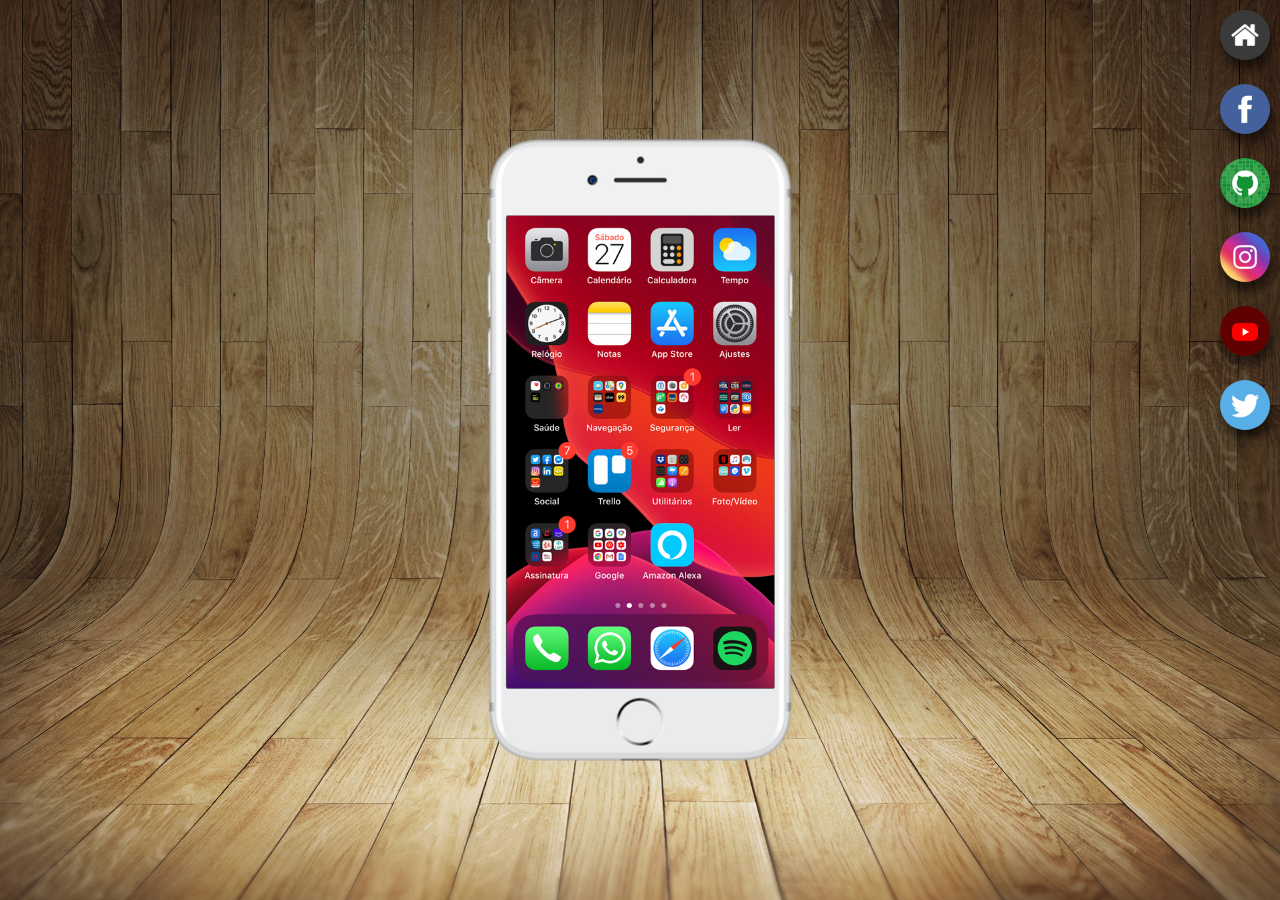
<file: index.html>
<!DOCTYPE html>
<html lang="pt-br">
  <head>
    <meta charset="UTF-8" />
    <meta http-equiv="X-UA-Compatible" content="IE=edge" />
    <meta name="viewport" content="width=device-width, initial-scale=1.0" />
    <title>Redes Sociais</title>
    <link rel="stylesheet" href="estilos/style.css" />
    <link rel="shortcut icon" href="favicon.ico" type="image/x-icon" />
  </head>

  <body>
    <main>
      <section id="telefone">
        <iframe src="home.html" frameborder="0" name="tela" id="tela"></iframe>
      </section>

      <section id="redes">
        <a href="home.html" target="tela"
          ><img src="imagens/logo-home.jpg" alt="Home" /></a
        ><br />
        <a href="face.html" target="tela"
          ><img src="imagens/logo-facebook.jpg" alt="Facebook" /></a
        ><br />
        <a href="git.html" target="tela"
          ><img src="imagens/logo-github.jpg" alt="GitHub" /></a
        ><br />
        <a href="insta.html" target="tela"
          ><img src="imagens/logo-instagram.jpg" alt="Instagram" /></a
        ><br />
        <a href="yt.html" target="tela"
          ><img src="imagens/logo-youtube.jpg" alt="YouTube" /></a
        ><br />
        <a href="tt.html" target="tela"
          ><img src="imagens/logo-twitter.jpg" alt="Twitter"
        /></a>
      </section>
    </main>
  </body>
</html>
</file>
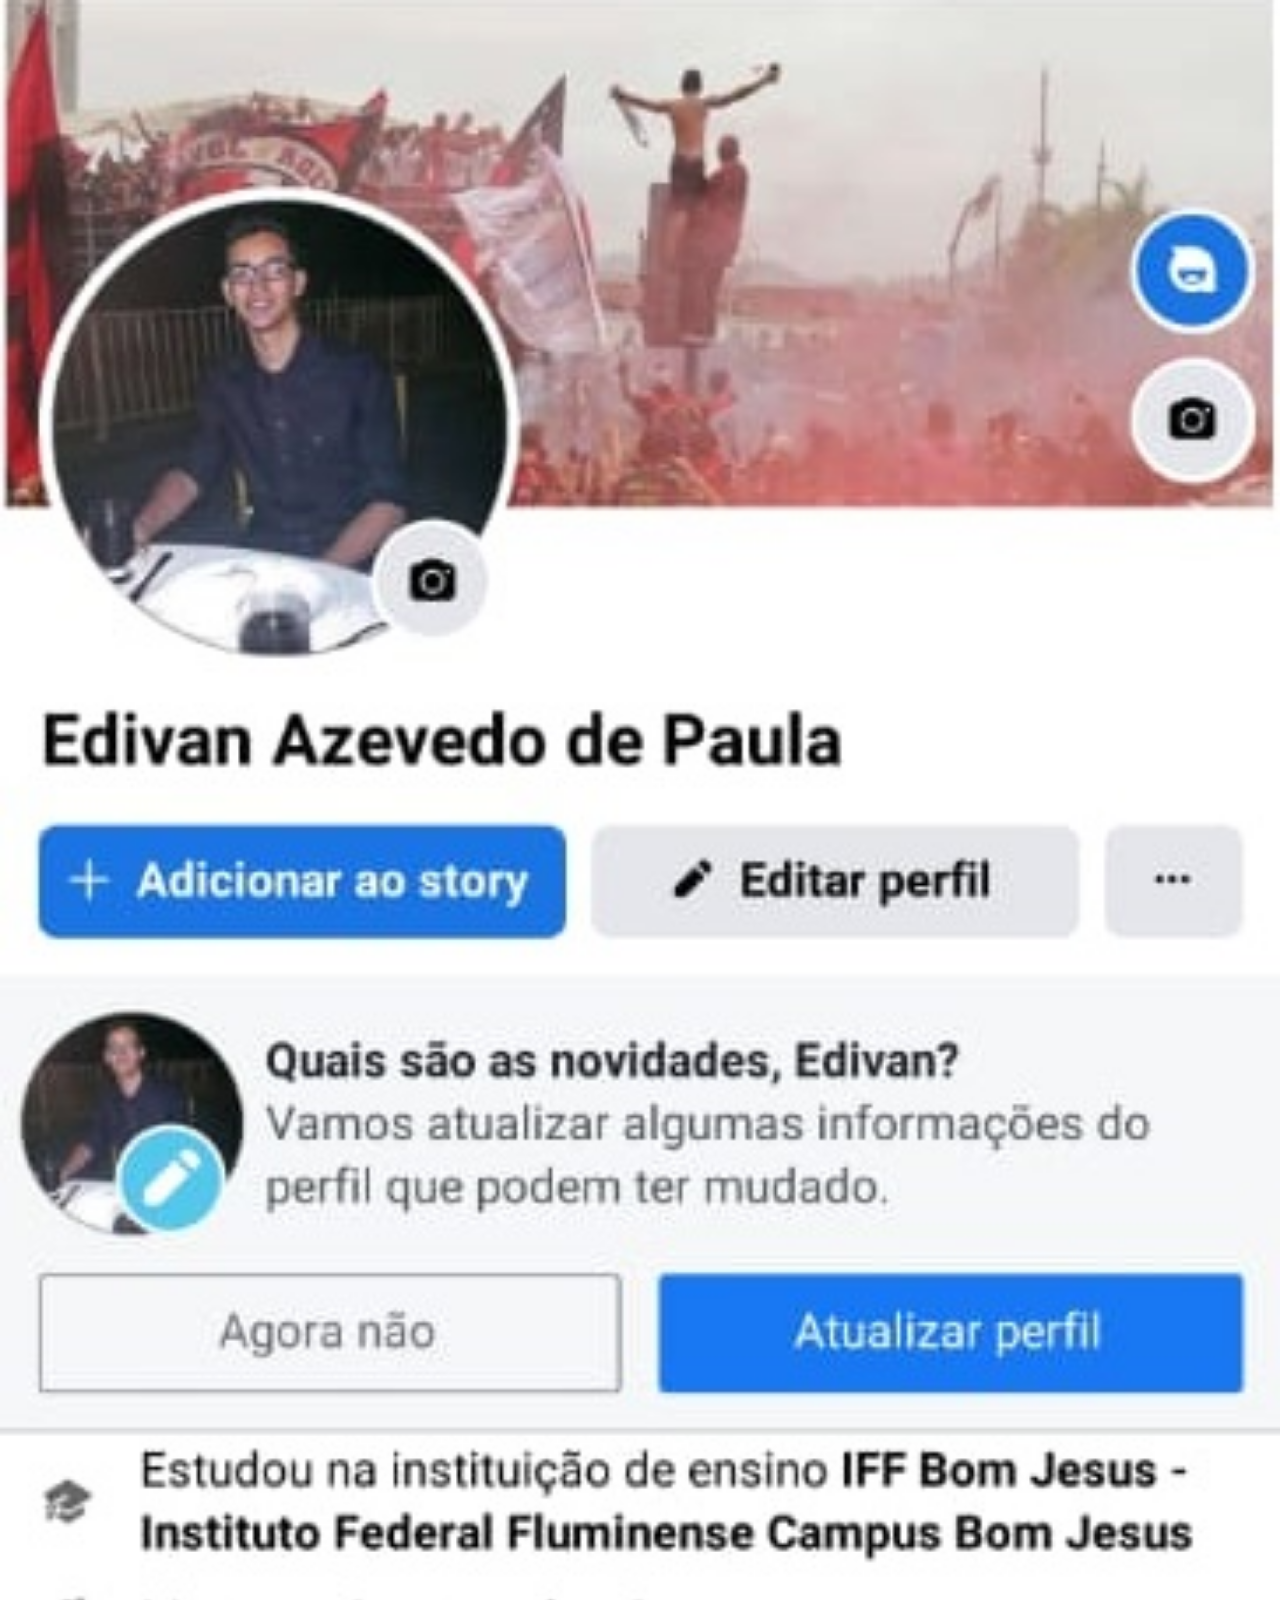
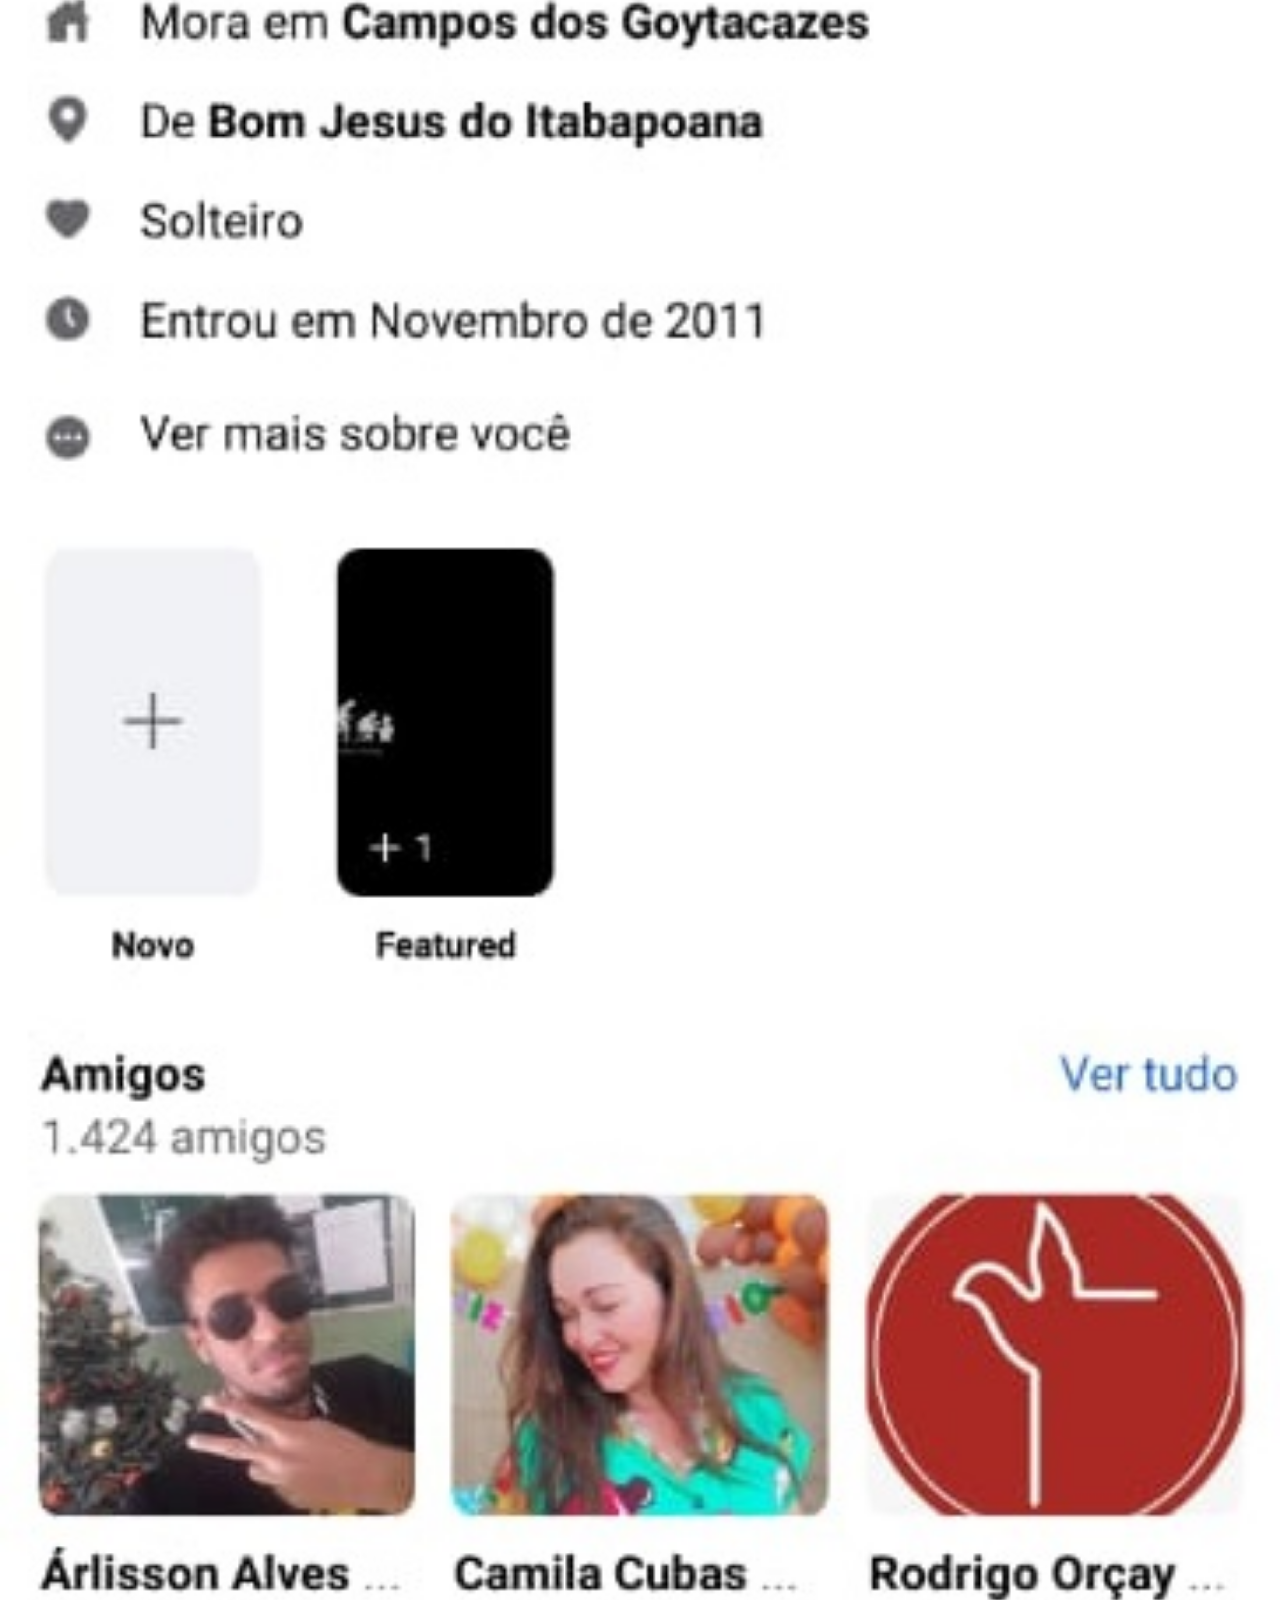
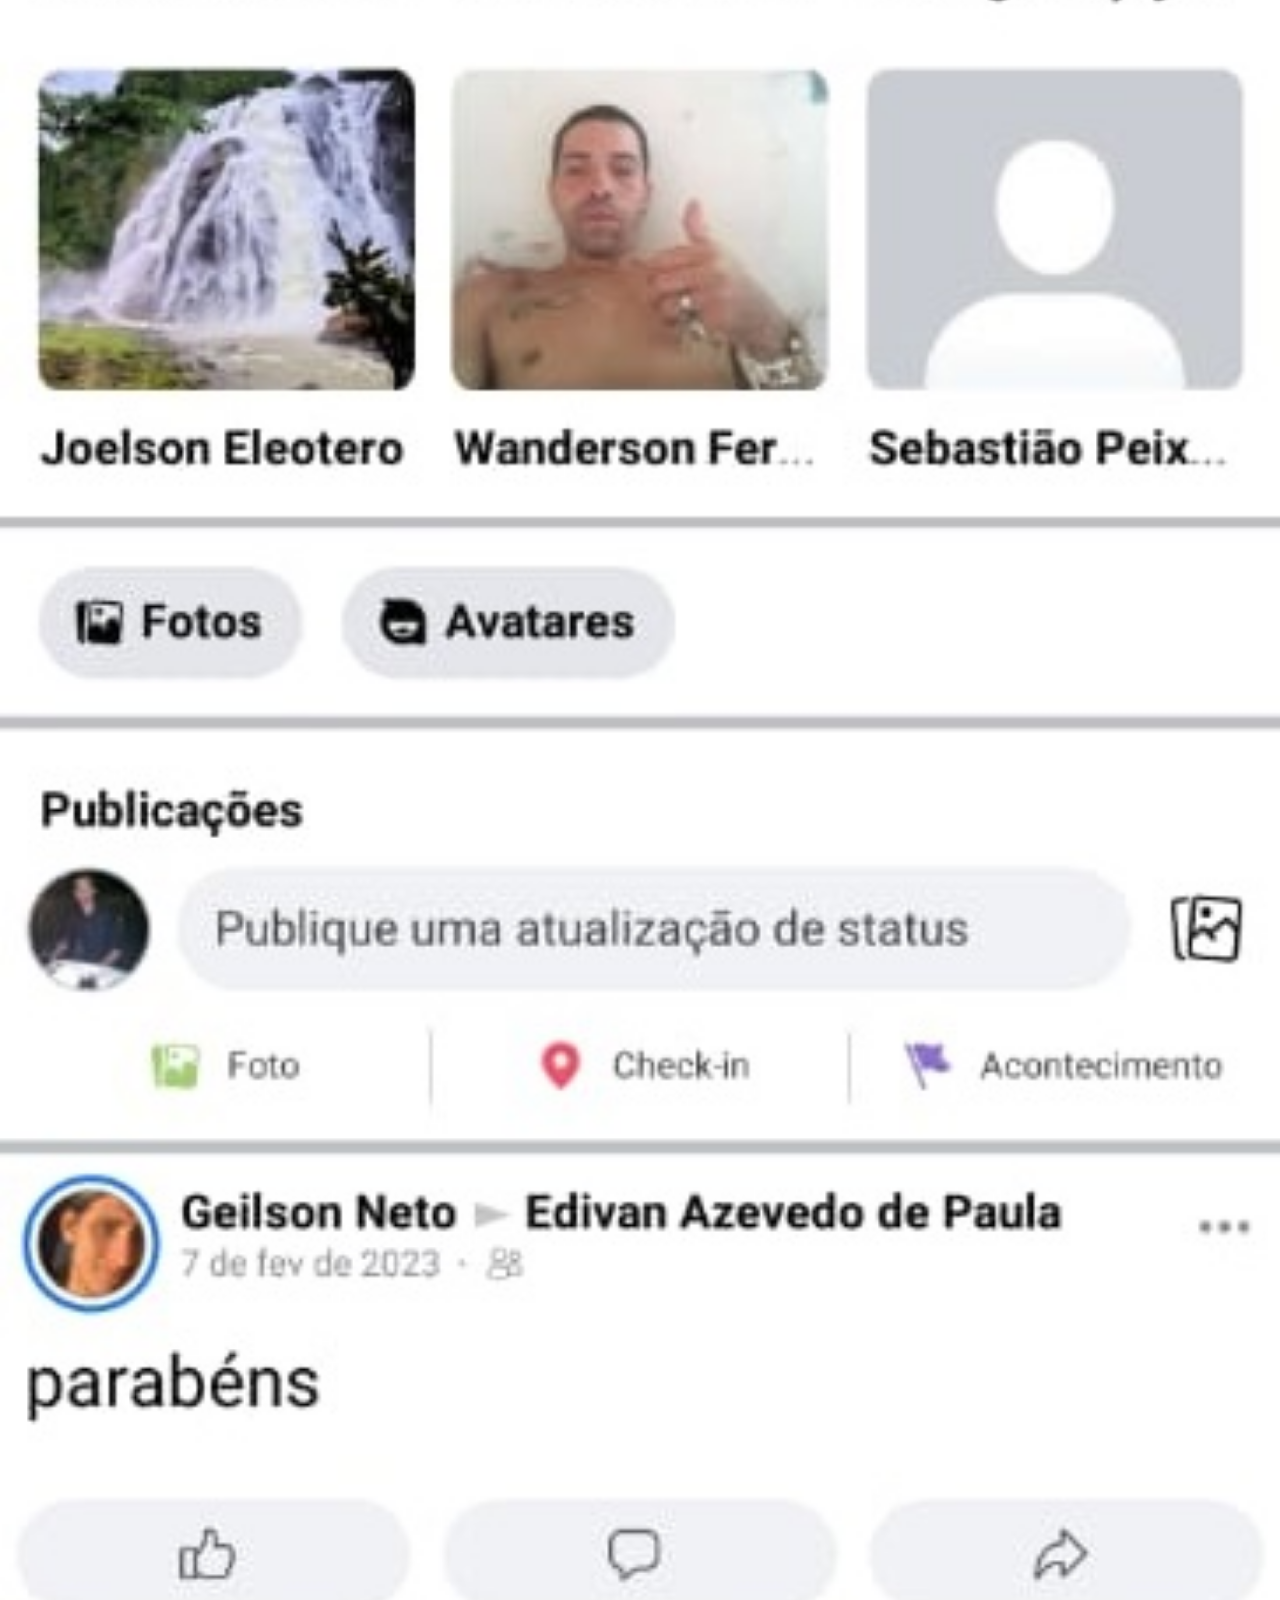
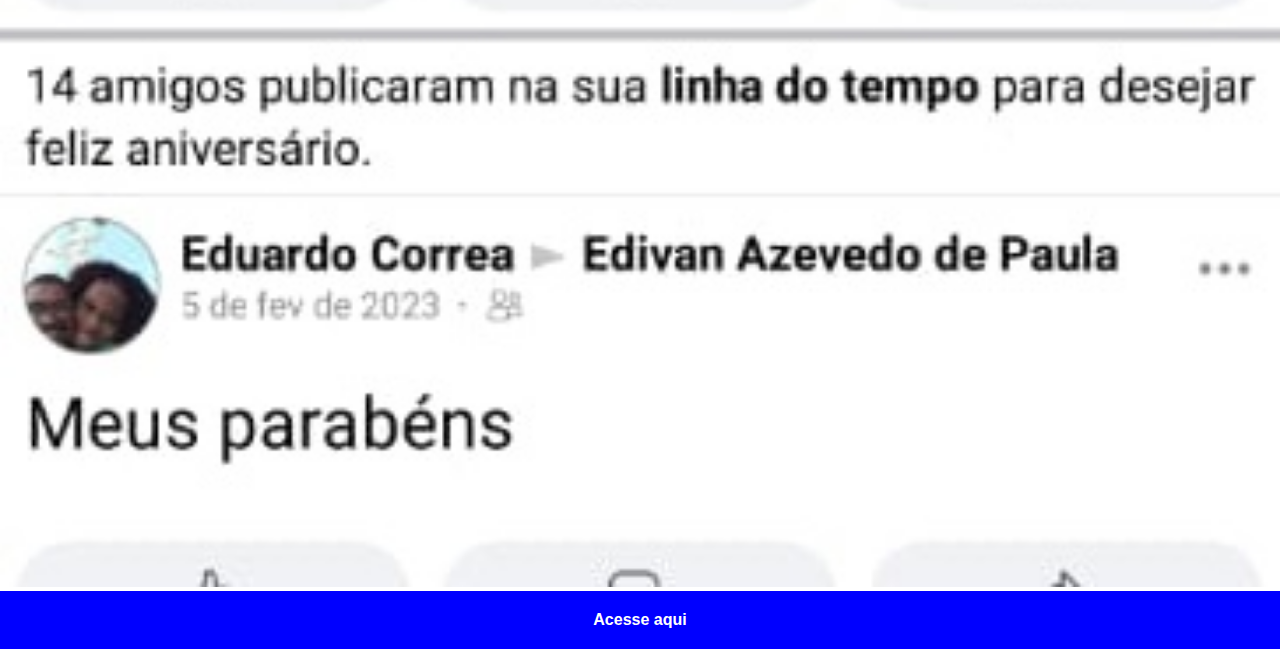
<file: face.html>
<!DOCTYPE html>
<html lang="pt-br">
  <head>
    <meta charset="UTF-8" />
    <meta http-equiv="X-UA-Compatible" content="IE=edge" />
    <meta name="viewport" content="width=device-width, initial-scale=1.0" />
    <link rel="stylesheet" href="estilos/social.css" />
    <title>Facebook</title>
  </head>
  <body>
    <img src="imagens/tela-facebook.jpg" alt="Facebook" />
    <a
      href="https://www.facebook.com/edivan.azevedodepaula/"
      target="_blank"
      id="facebook"
      >Acesse aqui</a
    >
  </body>
</html>
</file>
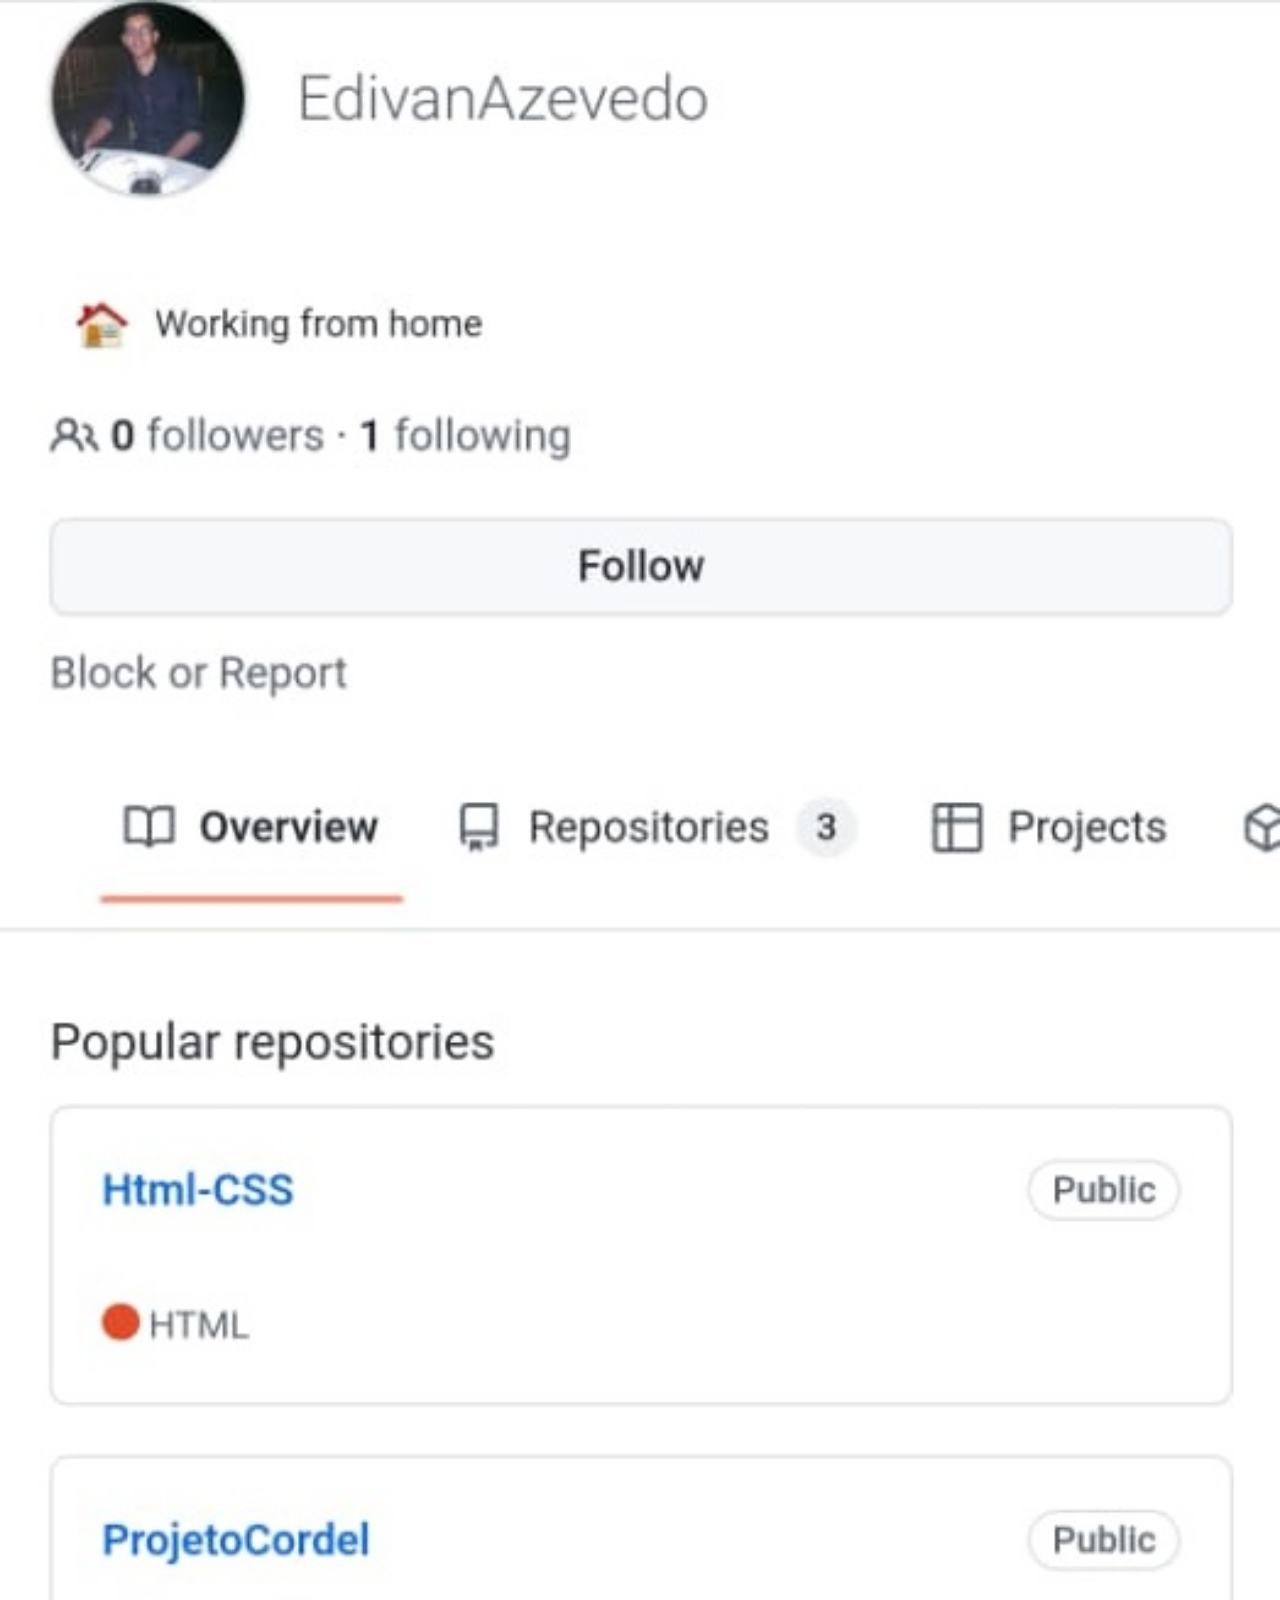
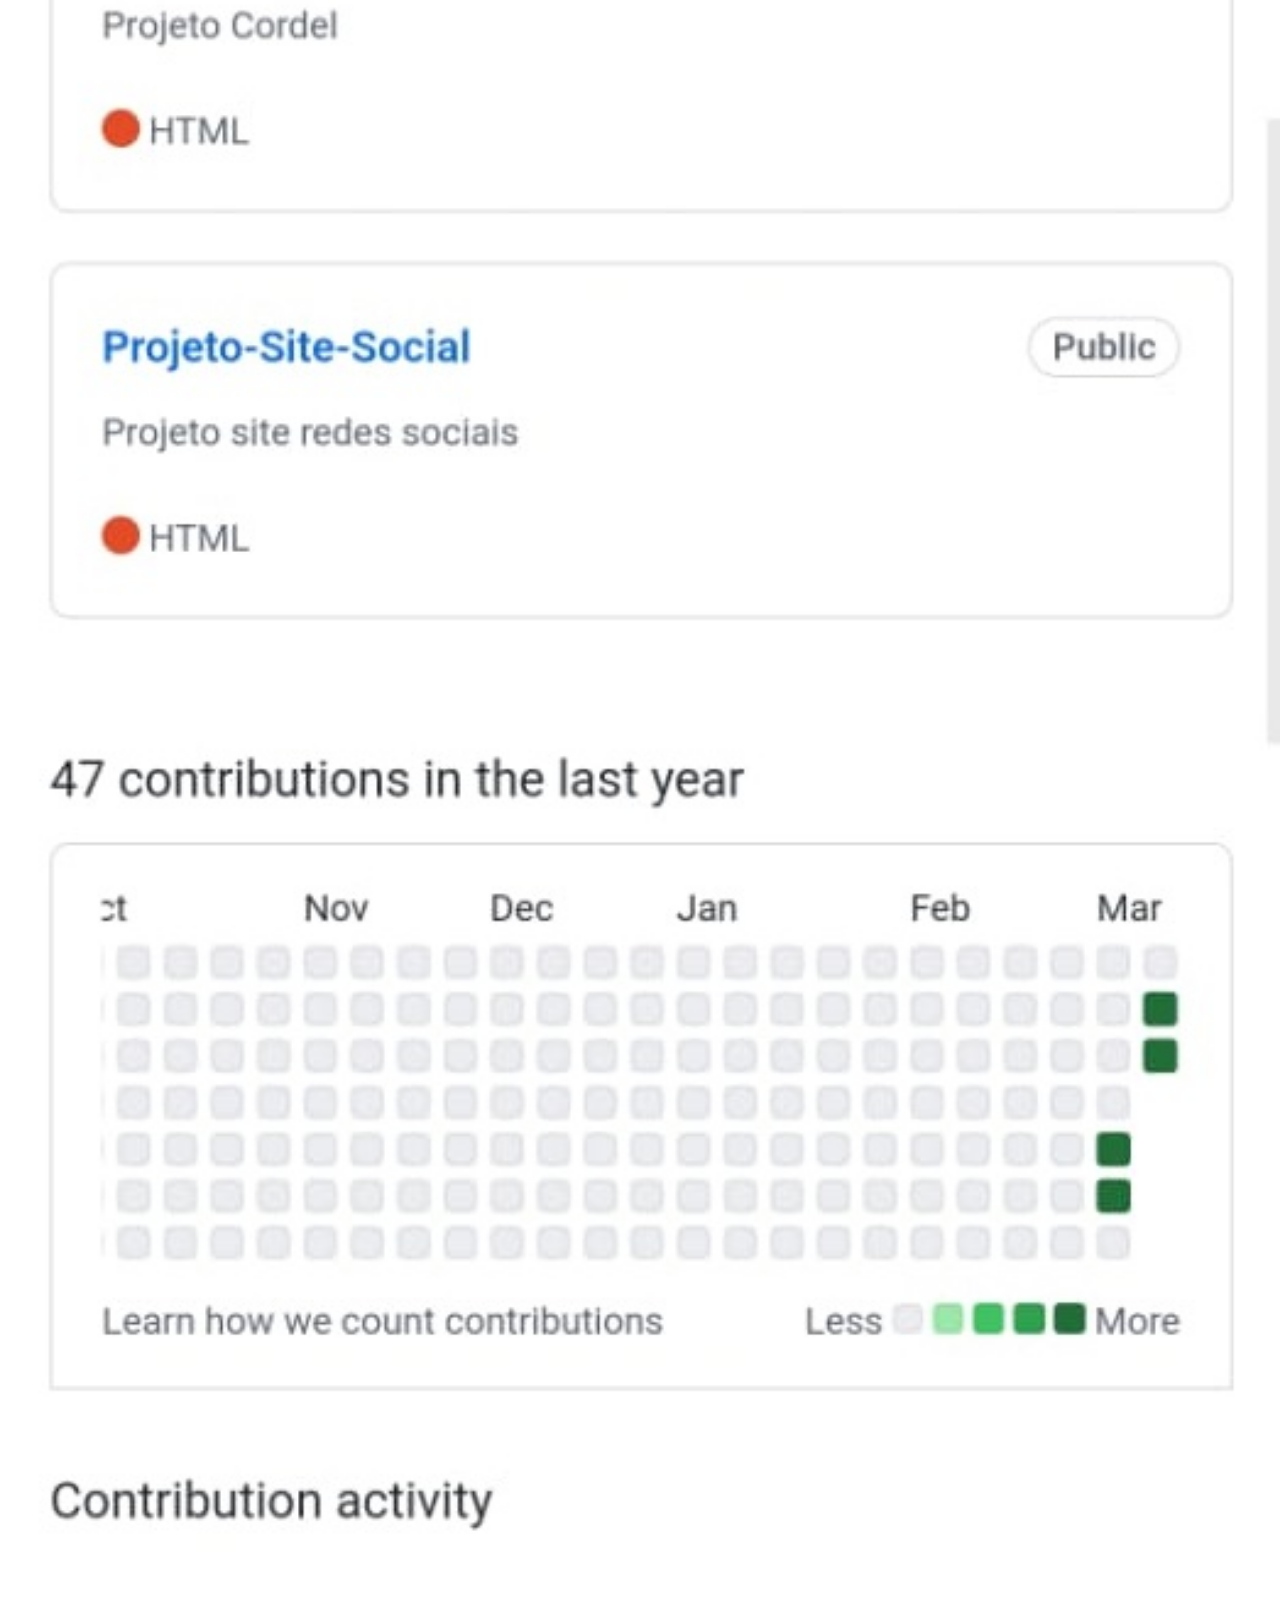
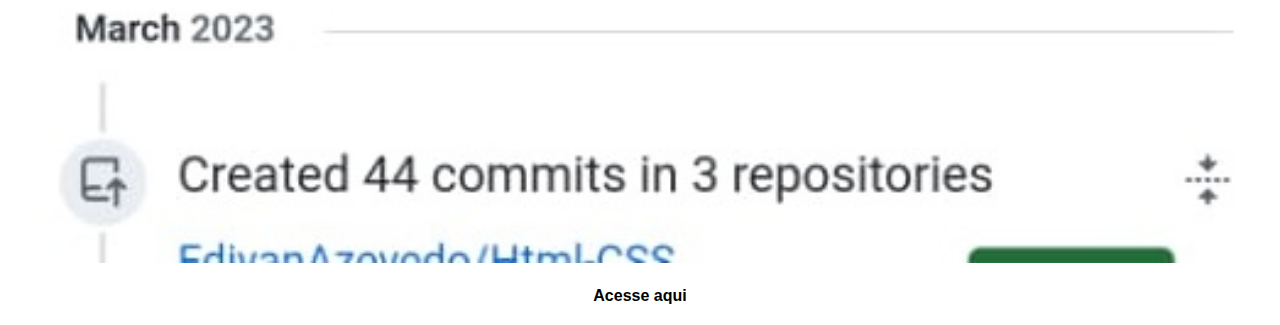
<file: git.html>
<!DOCTYPE html>
<html lang="pt-br">
  <head>
    <meta charset="UTF-8" />
    <meta http-equiv="X-UA-Compatible" content="IE=edge" />
    <meta name="viewport" content="width=device-width, initial-scale=1.0" />
    <link rel="stylesheet" href="estilos/social.css" />
    <title>GitHub</title>
  </head>
  <body>
    <img src="imagens/tela-github.jpg" alt="GitHub" />
    <a href="https://github.com/EdivanAzevedo" target="_blank" id="git"
      >Acesse aqui</a
    >
  </body>
</html>
</file>
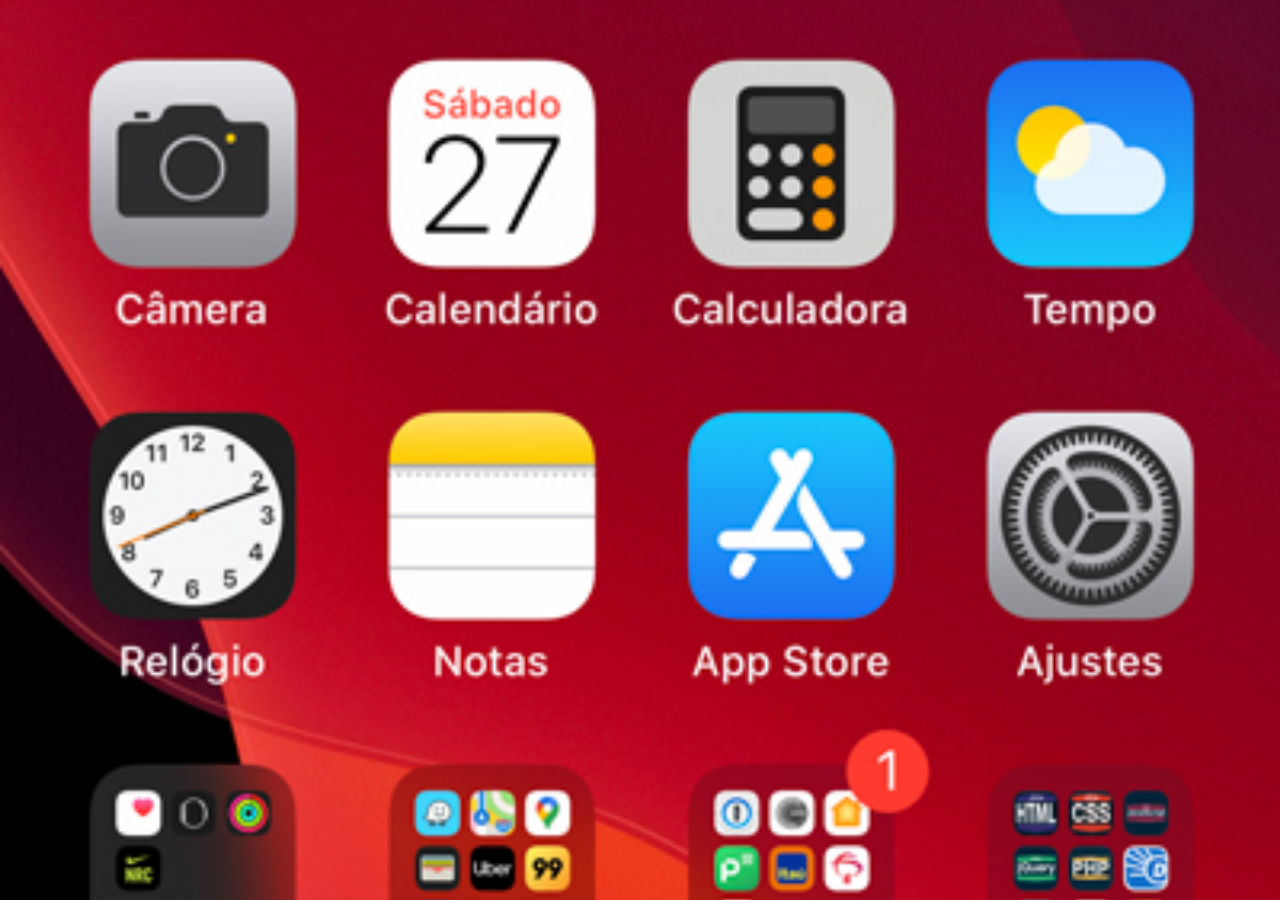
<file: home.html>
<!DOCTYPE html>
<html lang="pt-br">
  <head>
    <meta charset="UTF-8" />
    <meta http-equiv="X-UA-Compatible" content="IE=edge" />
    <meta name="viewport" content="width=device-width, initial-scale=1.0" />
    <title>Home</title>
    <style>
      * {
        margin: 0px;
        padding: 0px;
      }

      body {
        width: 100vw;
        height: 100vh;
        background: black url(imagens/tela-home.jpg) no-repeat top center;
        background-size: cover;
      }
    </style>
  </head>
  <body></body>
</html>
</file>
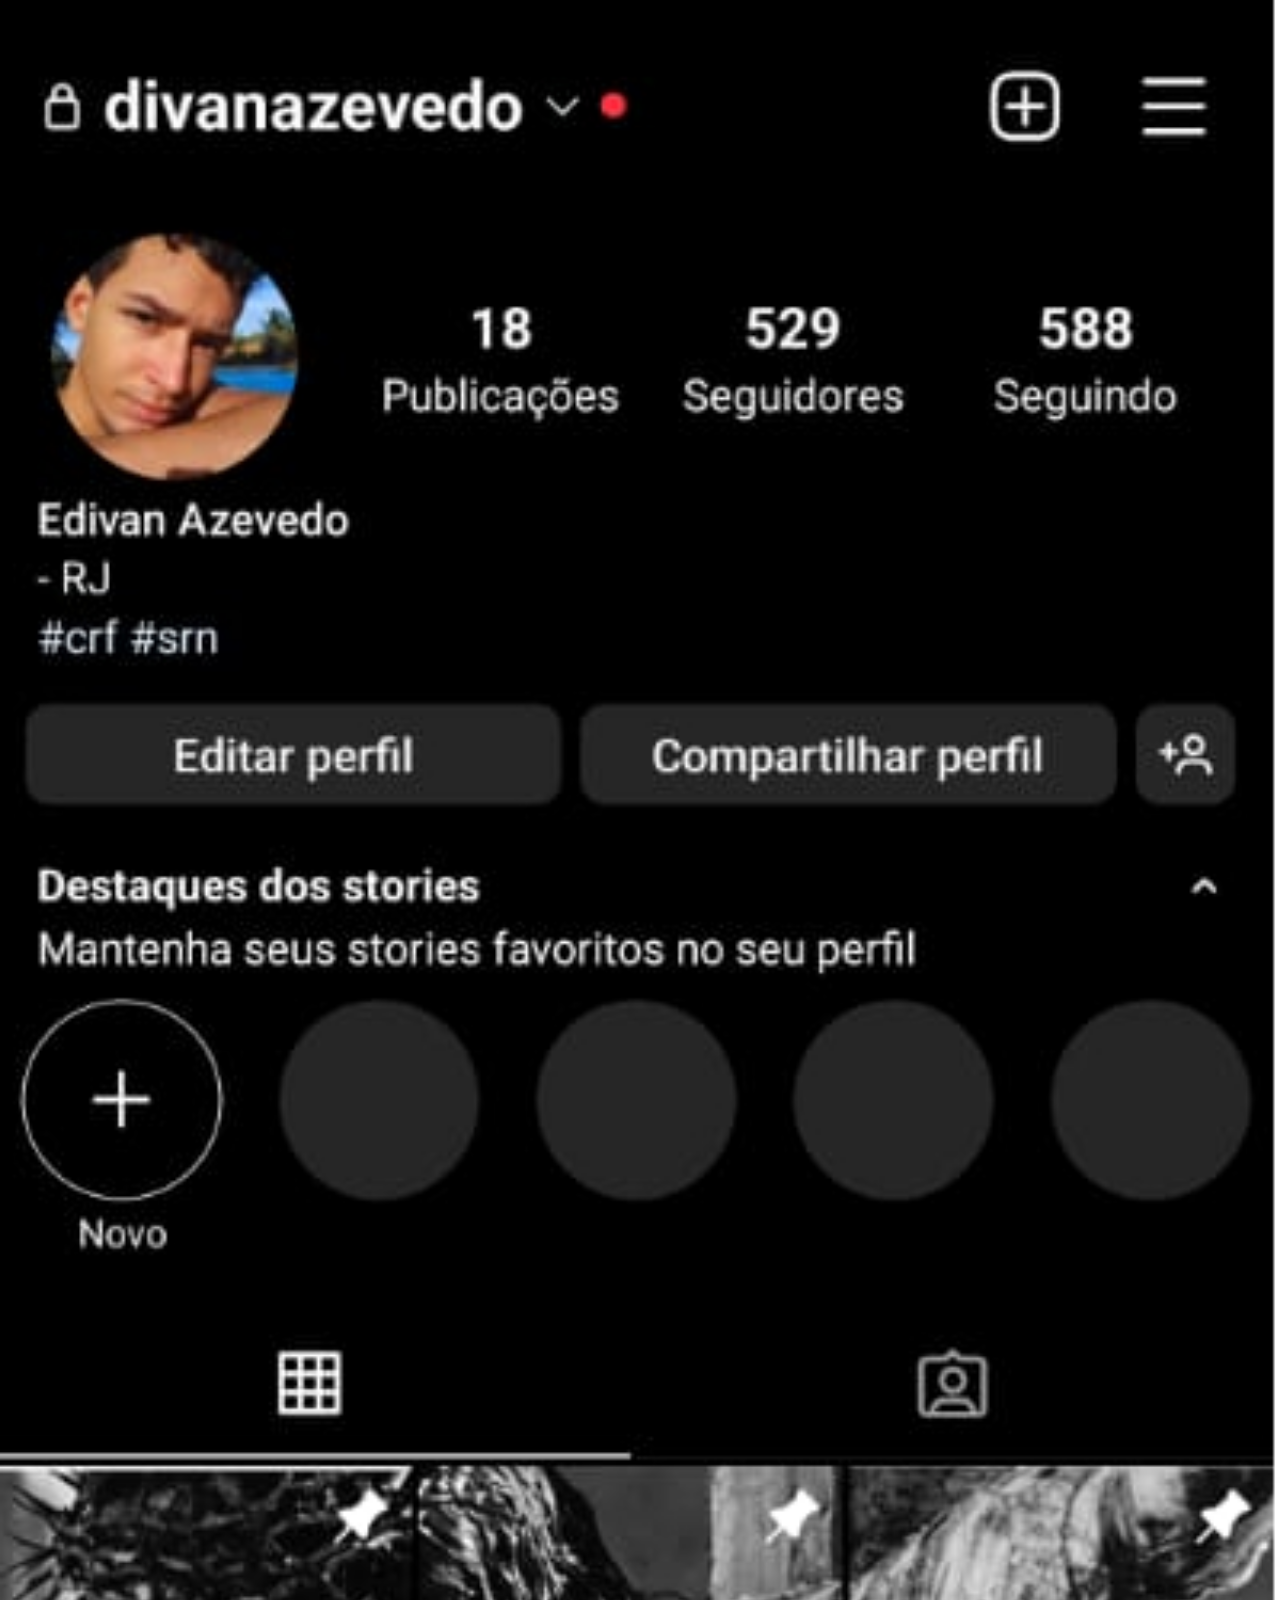
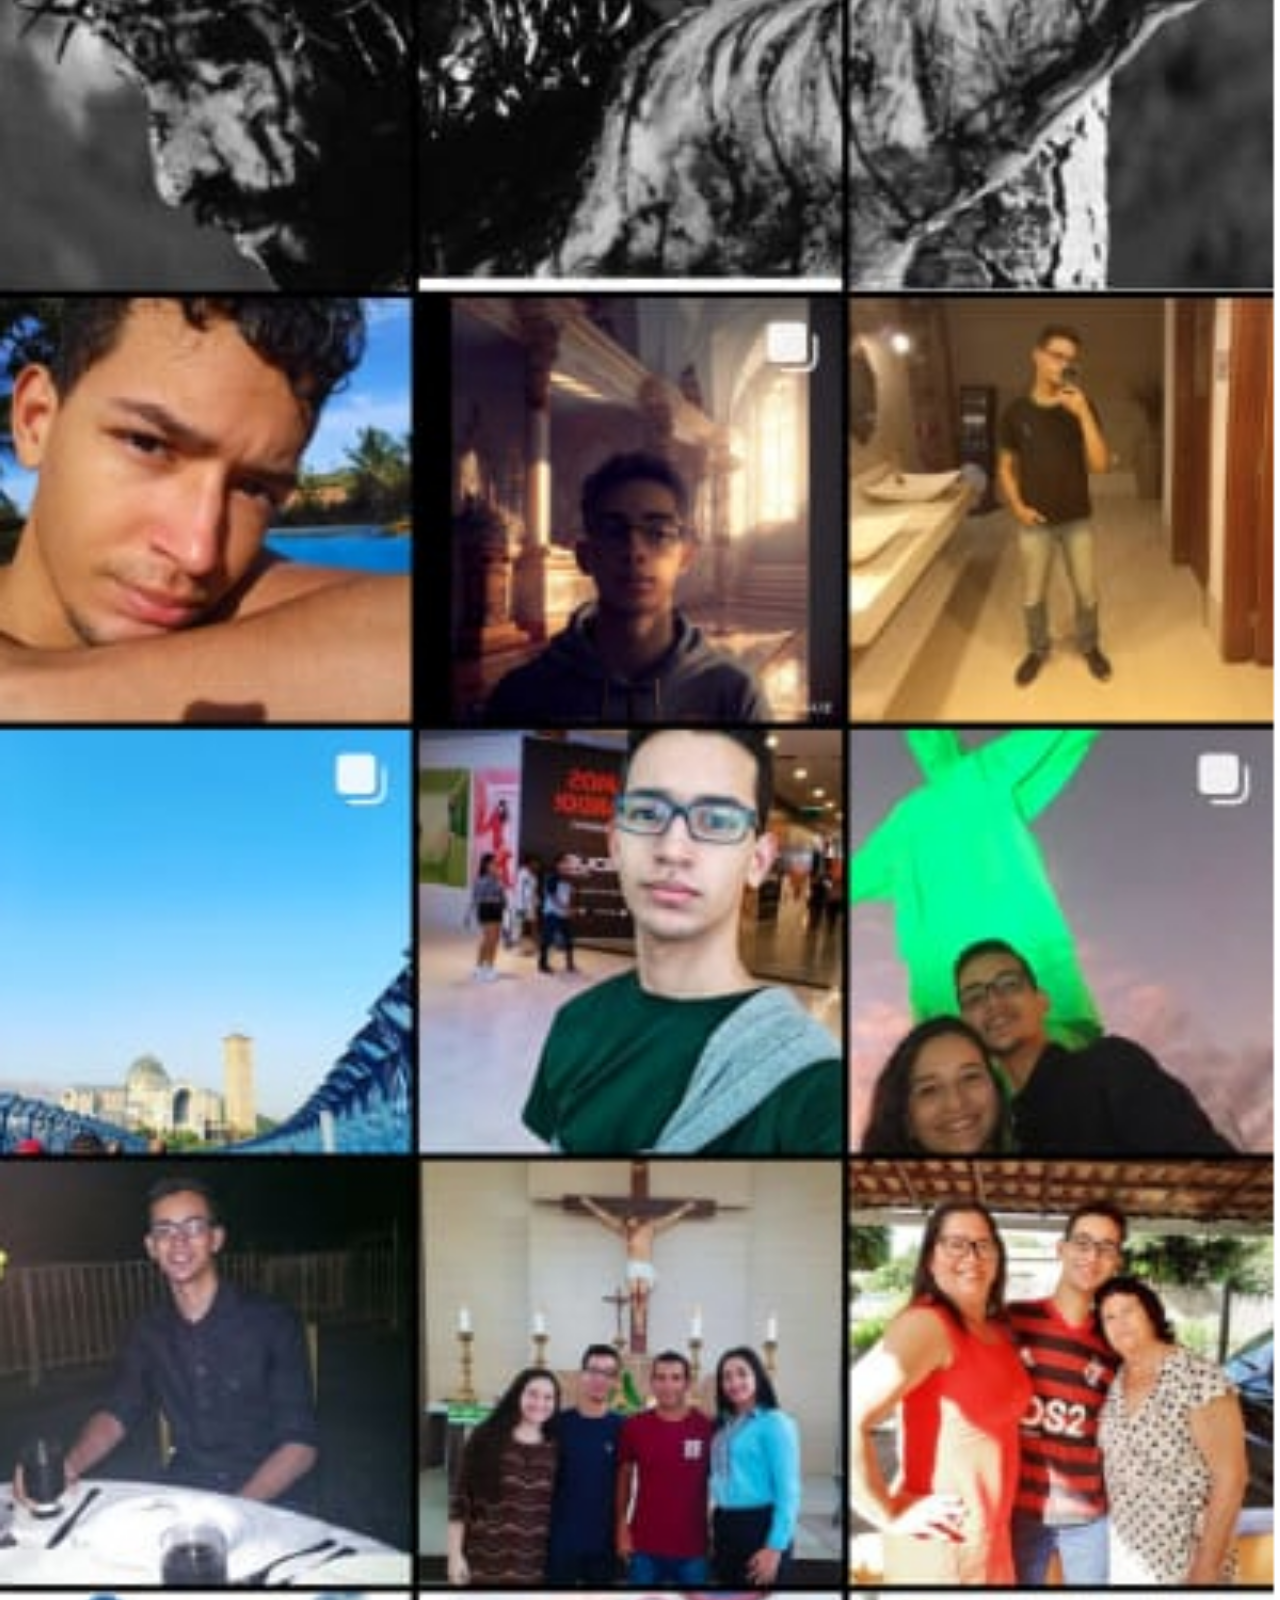
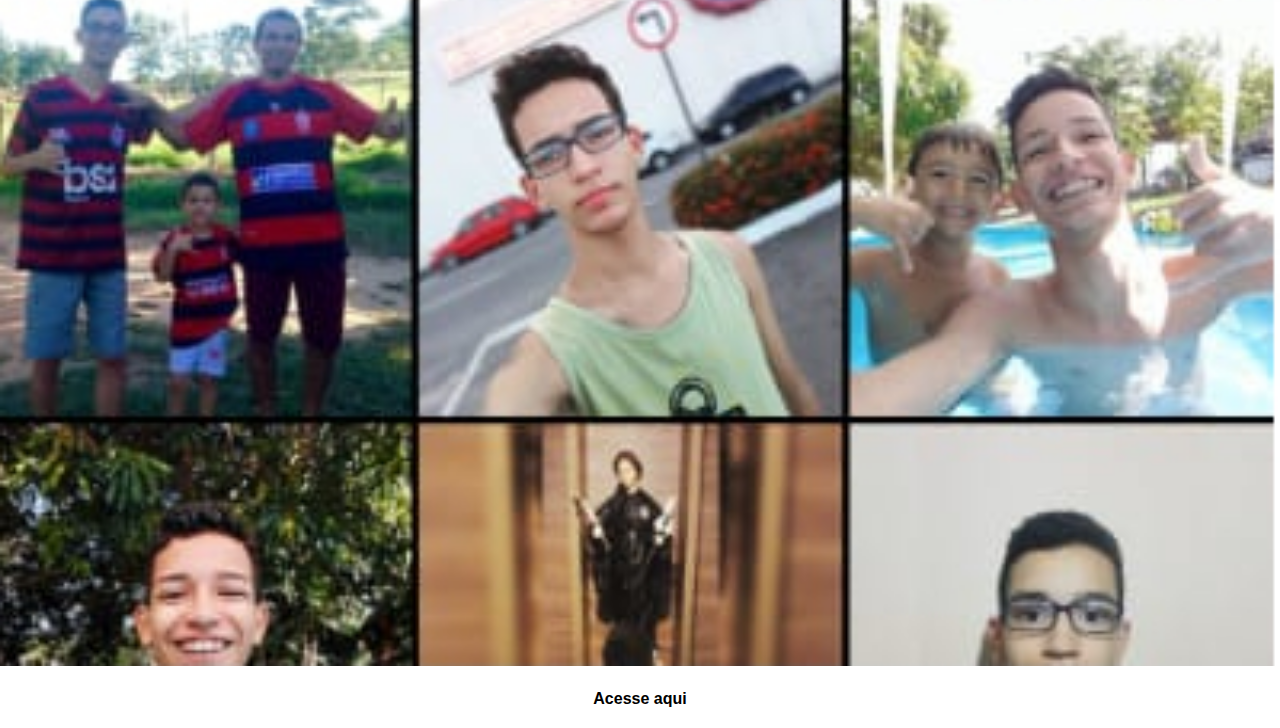
<file: insta.html>
<!DOCTYPE html>
<html lang="pt-br">
  <head>
    <meta charset="UTF-8" />
    <meta http-equiv="X-UA-Compatible" content="IE=edge" />
    <meta name="viewport" content="width=device-width, initial-scale=1.0" />
    <link rel="stylesheet" href="estilos/social.css" />
    <title>Instagram</title>
  </head>
  <body>
    <img src="imagens/tela-instagram.jpg" alt="Instagram" />
    <a href="https://www.instagram.com/divanazevedo/" target="_blank" id="git"
      >Acesse aqui</a
    >
  </body>
</html>
</file>
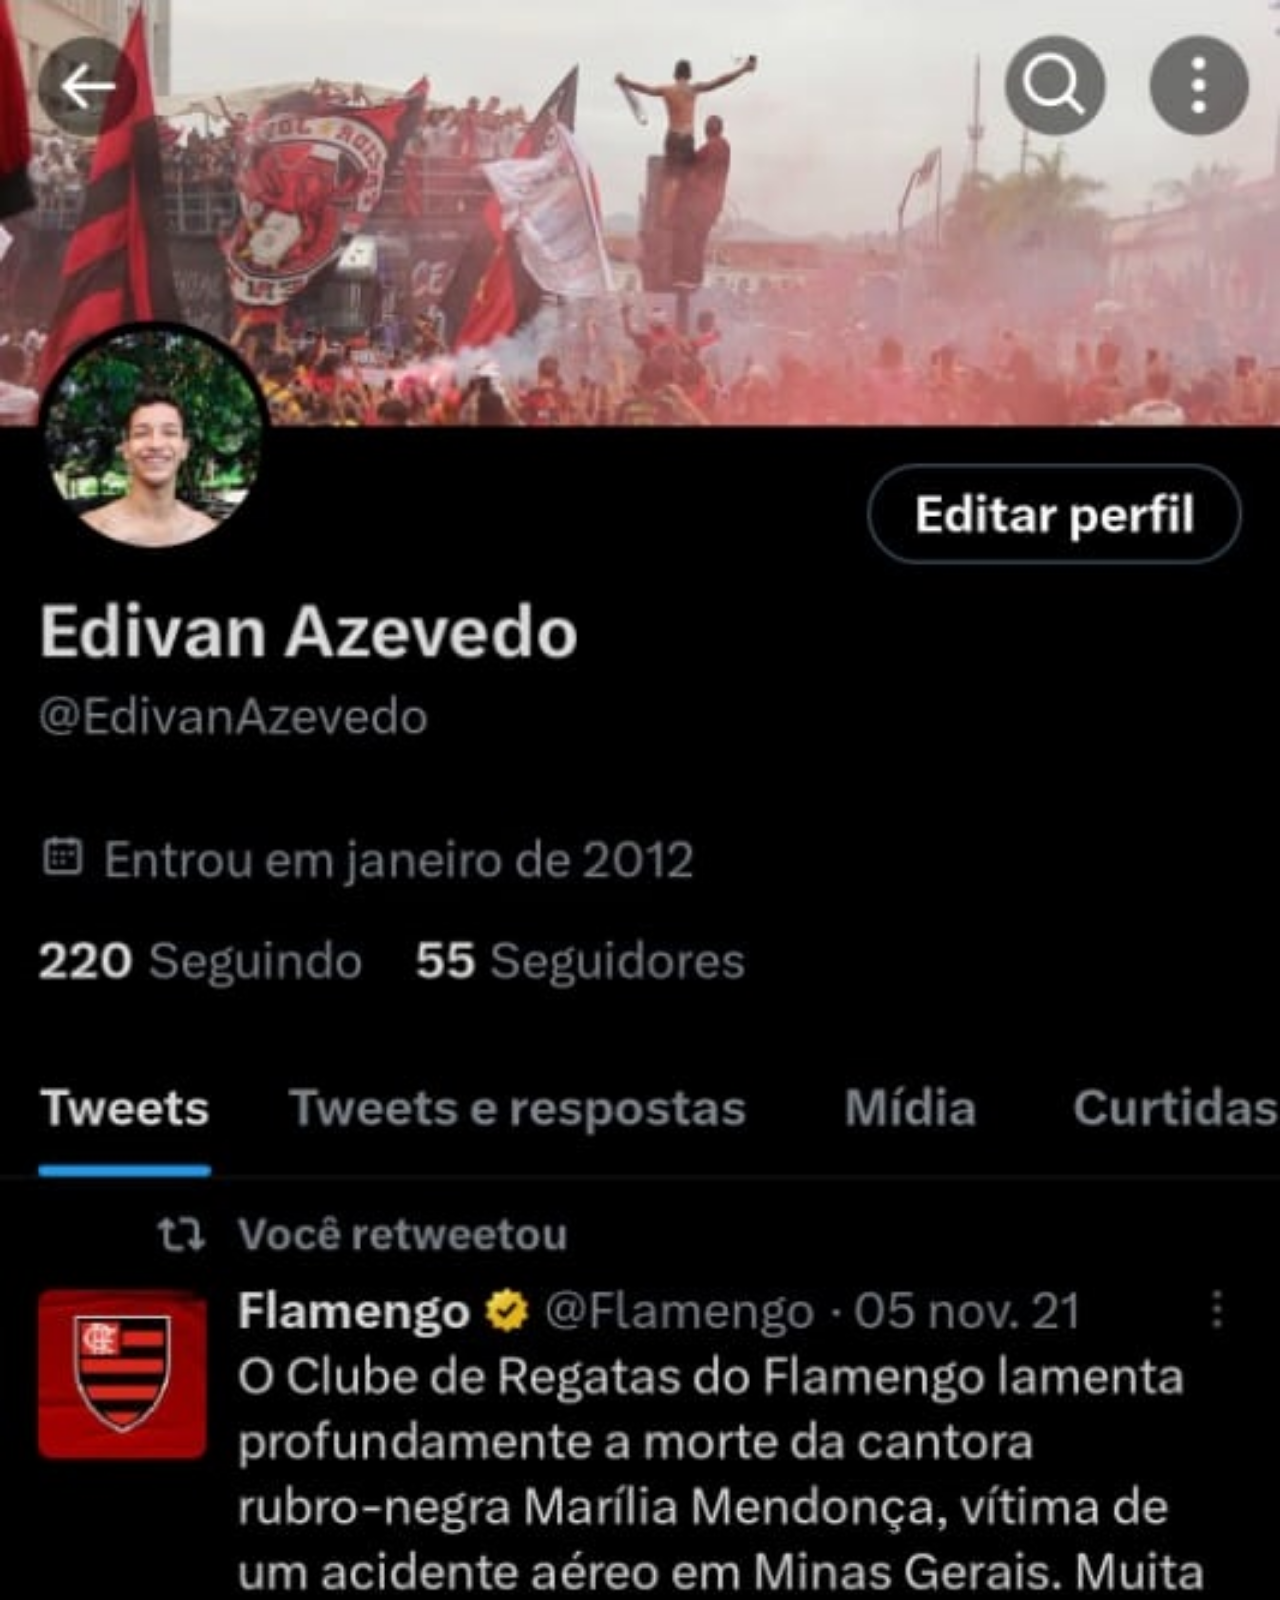
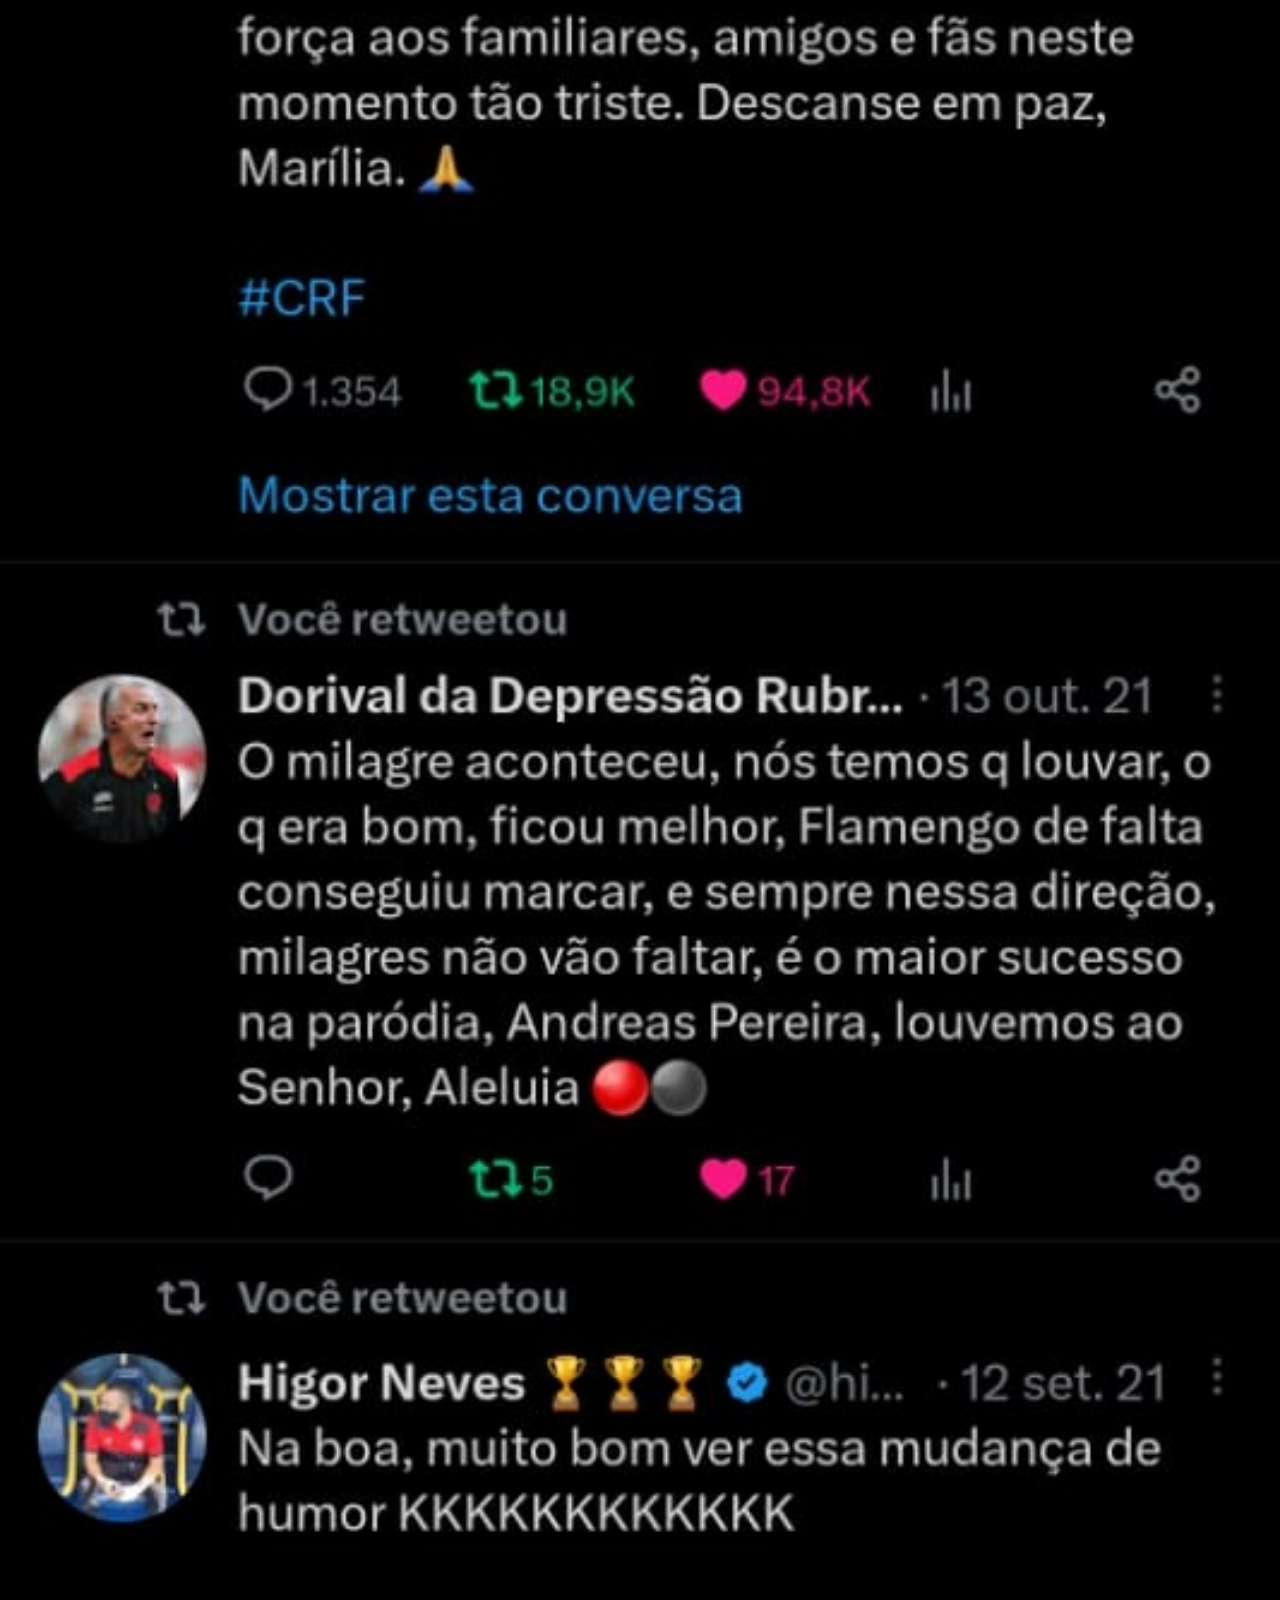
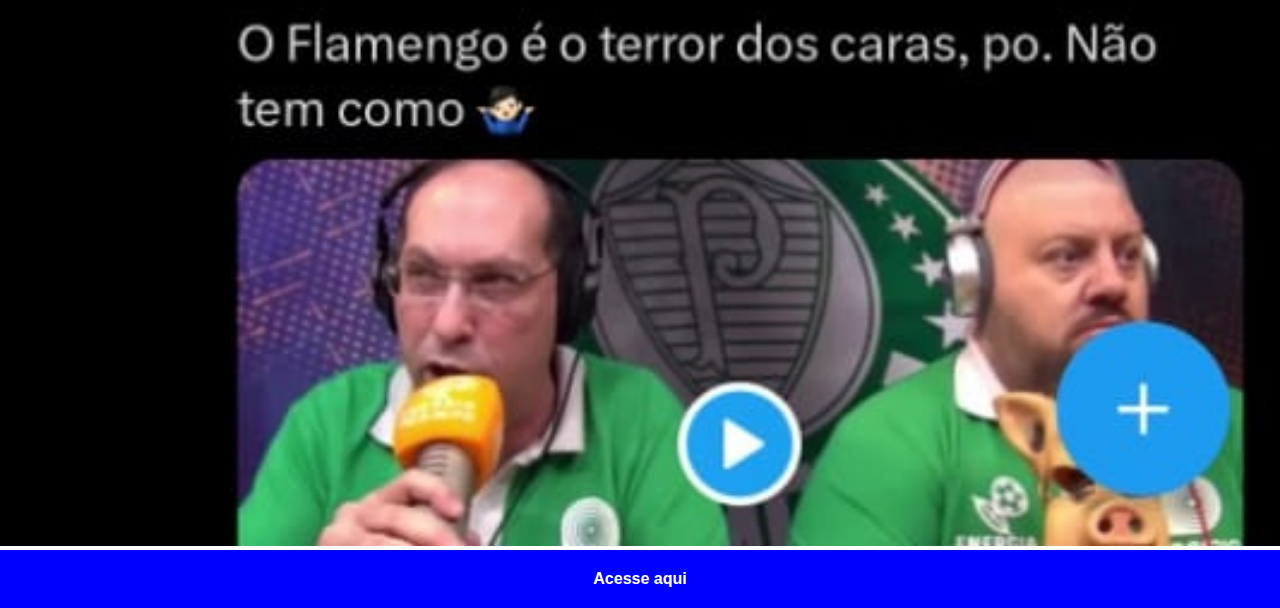
<file: tt.html>
<!DOCTYPE html>
<html lang="pt-br">
  <head>
    <meta charset="UTF-8" />
    <meta http-equiv="X-UA-Compatible" content="IE=edge" />
    <meta name="viewport" content="width=device-width, initial-scale=1.0" />
    <link rel="stylesheet" href="estilos/social.css" />
    <title>Twitter</title>
  </head>
  <body>
    <img src="imagens/tela-twitter.jpg" alt="Twitter" />
    <a href="https://twitter.com/EdivanAzevedo" target="_blank" id="facebook"
      >Acesse aqui</a
    >
  </body>
</html>
</file>
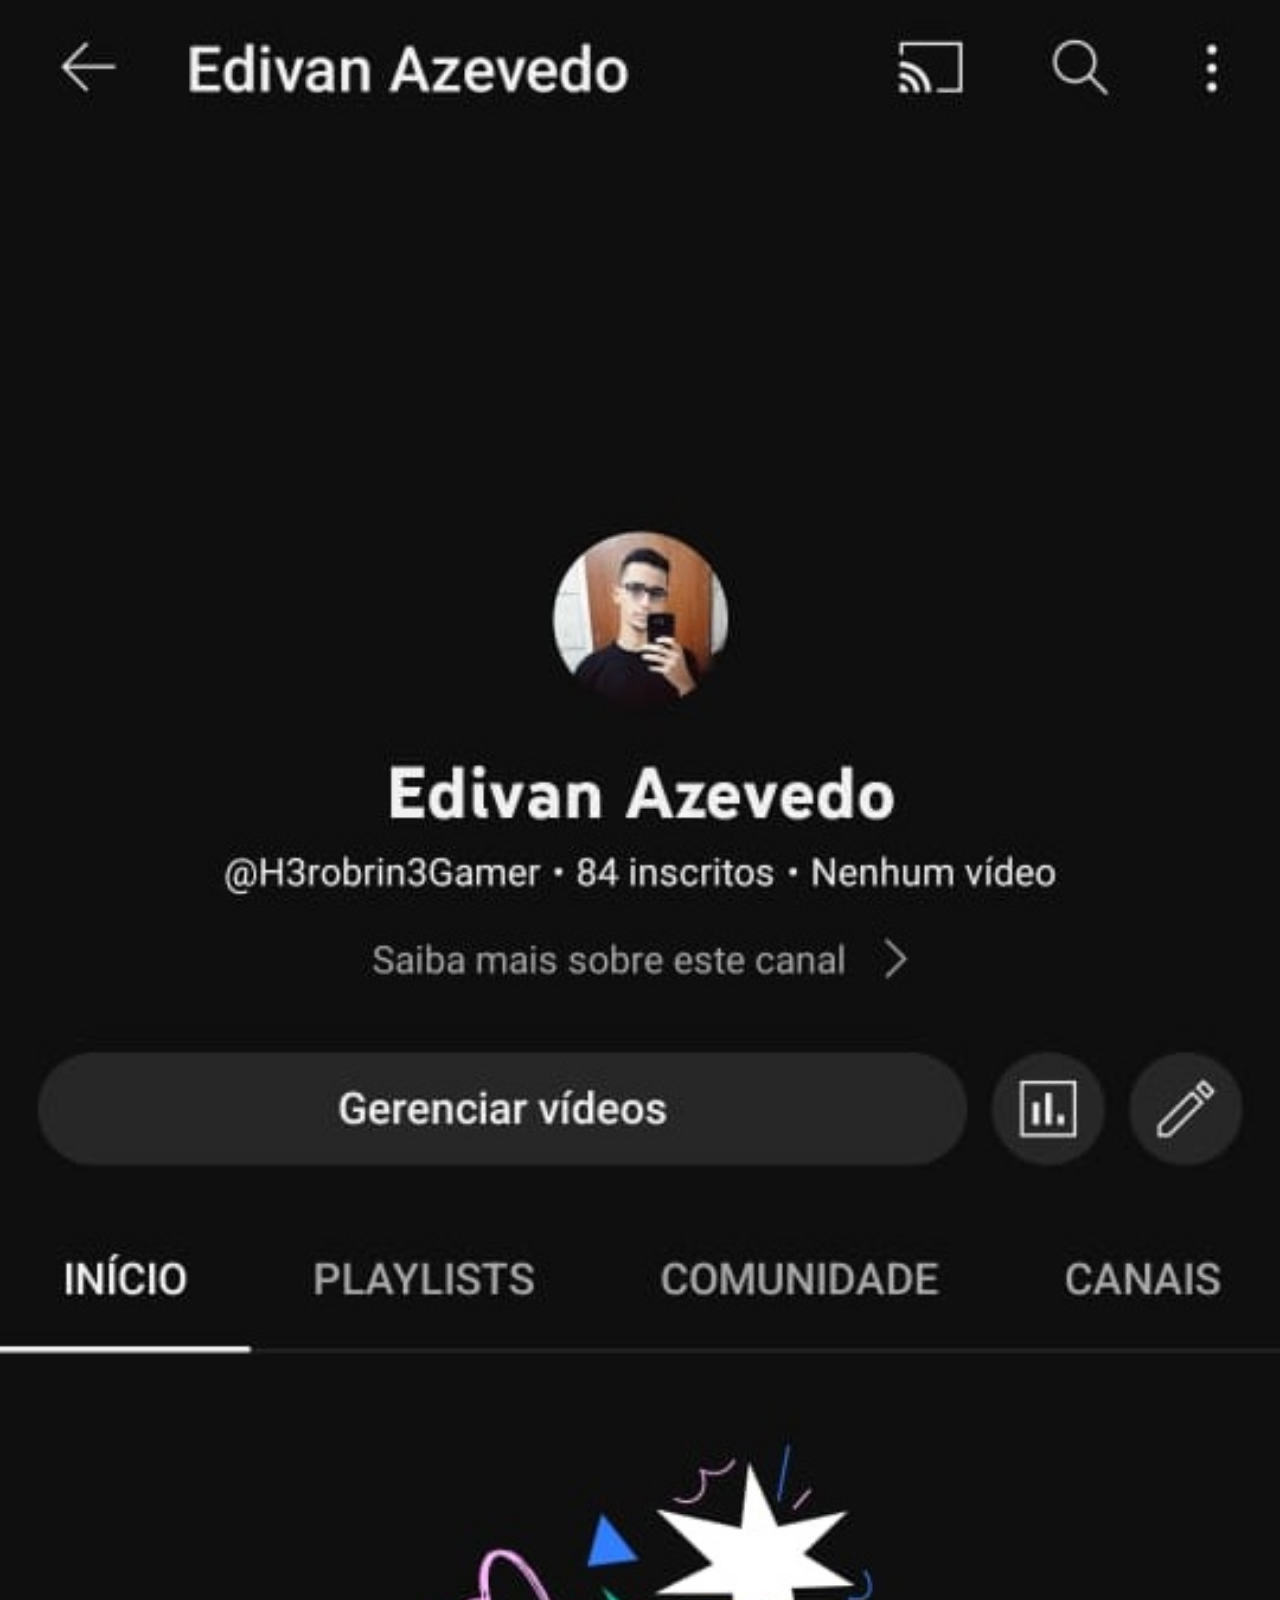
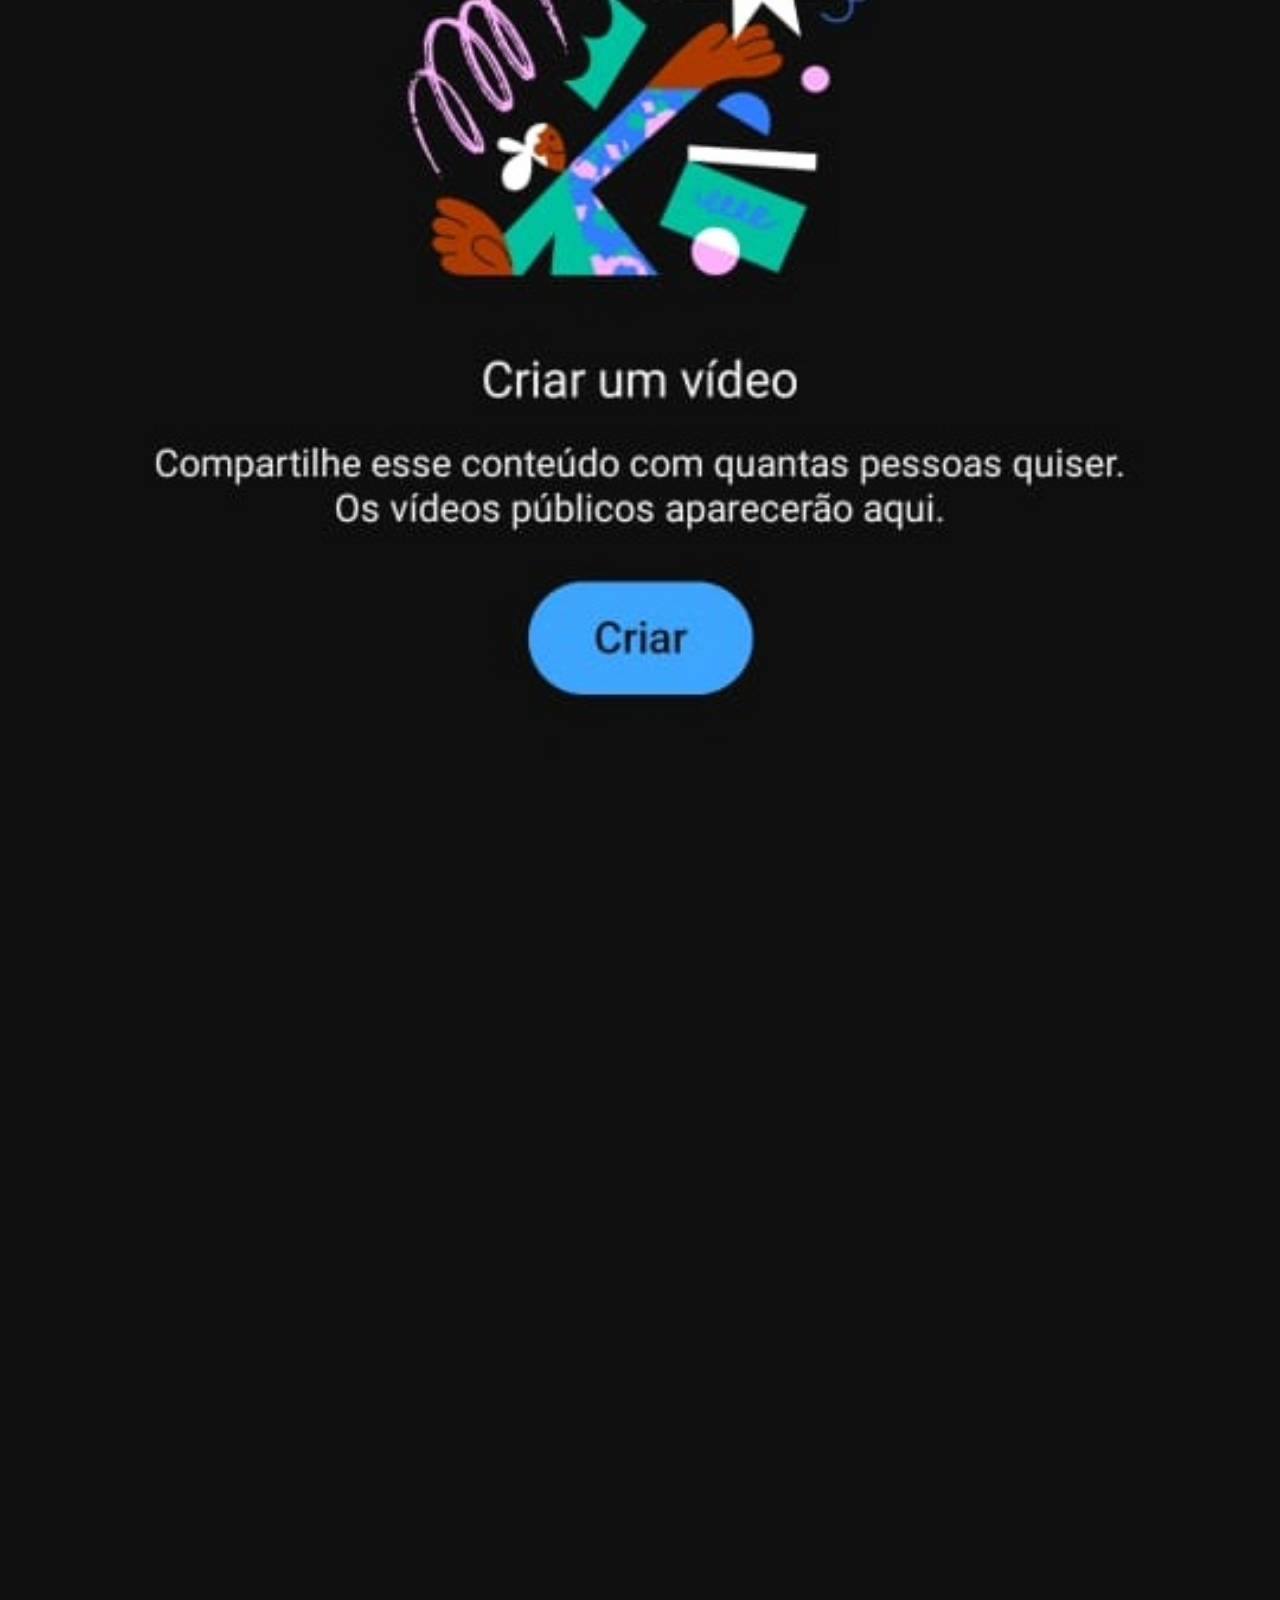
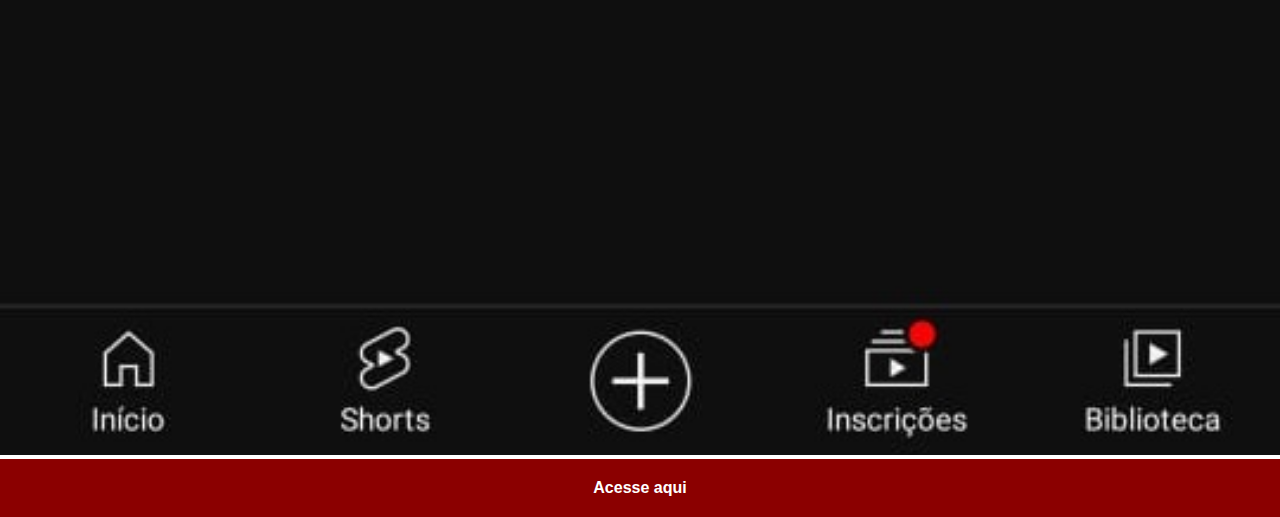
<file: yt.html>
<!DOCTYPE html>
<html lang="pt-br">
  <head>
    <meta charset="UTF-8" />
    <meta http-equiv="X-UA-Compatible" content="IE=edge" />
    <meta name="viewport" content="width=device-width, initial-scale=1.0" />
    <link rel="stylesheet" href="estilos/social.css" />
    <title>Youtube</title>
  </head>
  <body>
    <img src="imagens/tela-youtube.jpg" alt="" />
    <a
      href="https://www.youtube.com/channel/UC3AHrfbTAF4iVTp2y-VPIFA"
      target="_blank"
      >Acesse aqui</a
    >
  </body>
</html>
</file>
<file: estilos/style.css>
@charset "UTF-8";

* {
  padding: 0px;
  margin: 0px;
  font-family: Arial, Helvetica, sans-serif;
}

html,
body {
  width: 100vw;
  height: 100vh;
  background-color: darkgray;
}

body {
  background: url(../imagens/fundo-madeira.jpg) no-repeat center;
  background-size: cover;
  background-attachment: fixed;
}

main {
  height: 100vh;
  position: relative;
}

section#telefone {
  position: absolute;
  top: 50%;
  left: 50%;
  transform: translate(-50%, -50%);
  width: 311px;
  height: 627px;
  background: url(../imagens/frame-iphone.png) no-repeat;
}

iframe#tela {
  position: relative;
  top: 79px;
  left: 22px;
  width: 268px;
  height: 473px;
}

section#redes {
  text-align: right;
}

section#redes img {
  width: 50px;
  height: 50px;
  margin: 10px;
  border-radius: 50%;
  box-shadow: 2px 10px 10px rgba(0, 0, 0, 0.534);
  box-sizing: border-box;
}

section#redes img:hover {
  border: 4px solid rgba(255, 255, 255, 0.534);
  transform: translate(-4px, -4px);
  box-shadow: 4px 20px 10px rgba(0, 0, 0, 0.534);
  transition: transform 0.2s, border 0.2s, box-shadow 0.2s;
}
</file>
<file: estilos/social.css>
@charset "UTF-8";

* {
  margin: 0px;
  padding: 0px;
  font-family: Arial, Helvetica, sans-serif;
}

::-webkit-scrollbar {
  width: 0px;
  height: 0px;
}

img {
  width: 100vw;
}

a#facebook {
  background-color: blue;
}

a#facebook:hover {
  background-color: darkblue;
}

a#git {
  background-color: white;
  color: black;
}

a#git:hover {
  background-color: lightgray;
}

a#insta {
  background-color: white;
  color: black;
}

a#insta:hover {
  background-color: lightgray;
}

a {
  display: block;
  background-color: darkred;
  color: white;
  text-align: center;
  text-decoration: none;
  font-weight: bolder;
  padding: 20px;
}

a:hover {
  background-color: red;
}
</file>
